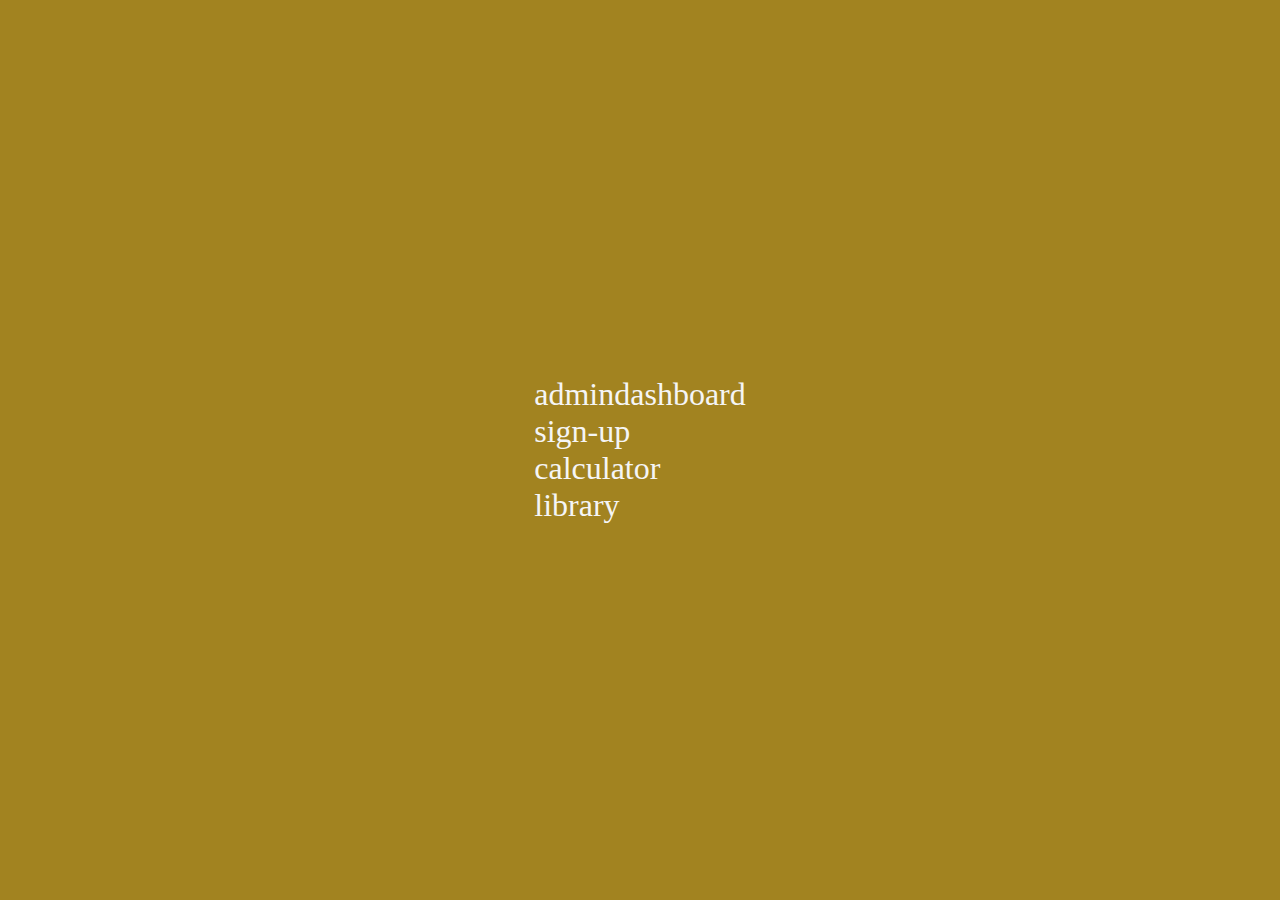
<file: index.html>
<!DOCTYPE html>
<html lang="en">
<head>
    <meta charset="UTF-8">
    <meta http-equiv="X-UA-Compatible" content="IE=edge">
    <meta name="viewport" content="width=device-width, initial-scale=1.0">
    <title>Small-Projects</title>
    <link rel="stylesheet" href="style.css">
</head>
<body>
    <div class="main">
    <div class="links"><a href="./grid-practice/admindashboard/index.html">admindashboard</a>
    <a href="./sign-up/index.html">sign-up</a>
    <a href="./calculator/index.html">calculator</a>
    <a href="./library-project/index.html">library</a>
</div>
        </div>
</body>
</html>
</file>
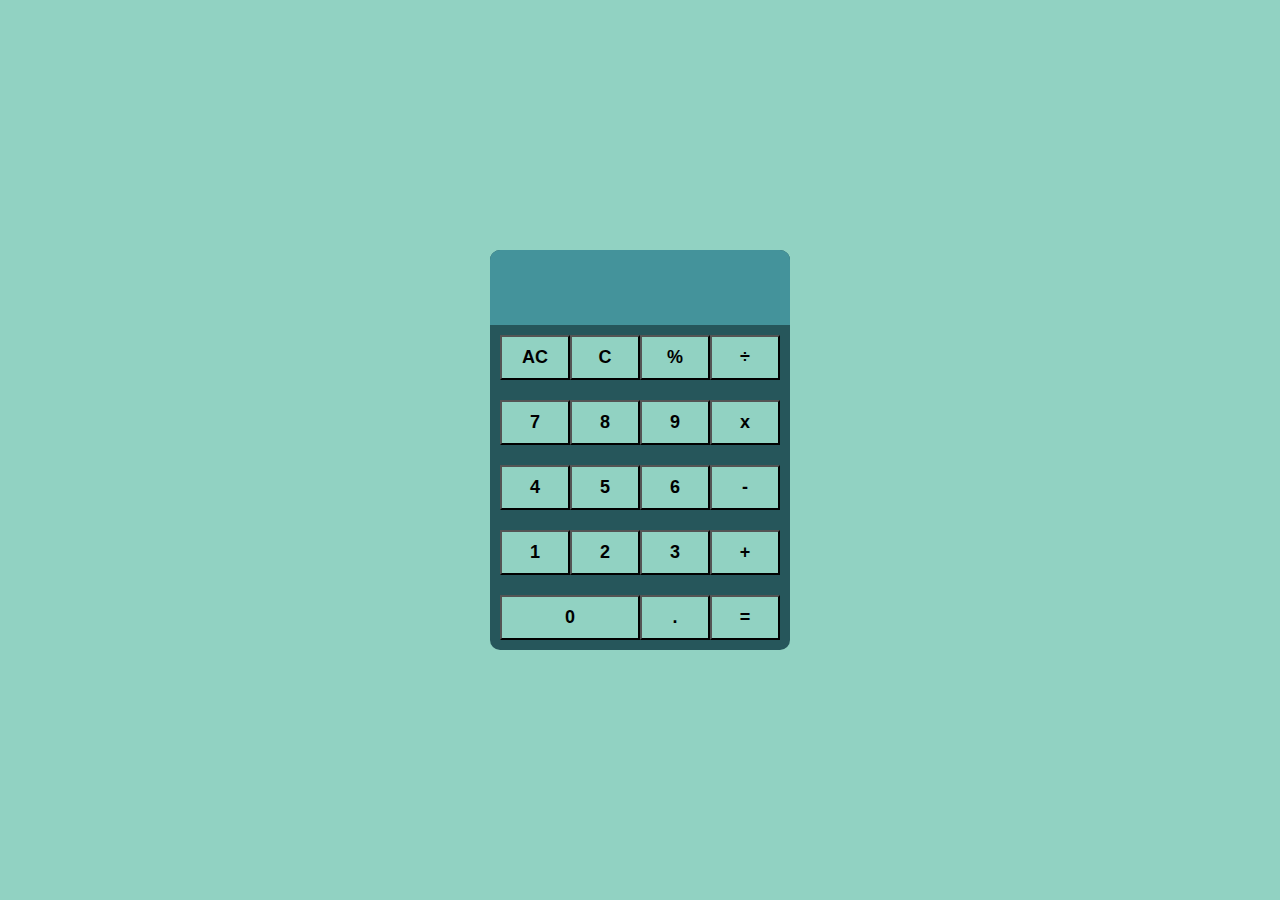
<file: calculator/index.html>
<!DOCTYPE html>
<html lang="en">
<head>
    <meta charset="UTF-8">
    <meta http-equiv="X-UA-Compatible" content="IE=edge">
    <meta name="viewport" content="width=device-width, initial-scale=1.0">
    <link rel="stylesheet" href="style.css">
   
    <title>Calculator</title>
 
</head>
<body>
<!--     <div class="light">
        <div class="light-child"><button class="light-button">Dark</button></div>
    </div> -->
    <div class="calculator-container">
        <!-- Calculator Box-->
    <div class="calculator">
        <!--Screen-->
        <div class="calculator-screen">
            <div data-display class="display"></div></div>
        <!--Buttons-->
    <div class="buttons_class"><button data-all-clear id="AC">AC</button>
        <button id="+/-" data-clear>C</button>
        <button id="%" data-percentage>%</button>
        <button class="operation" data-operator id="÷">÷</button></div>
    <div class="buttons_class">
        <button data-number class="number" id="7">7</button>
        <button data-number class="number" id="8">8</button>
        <button data-number class="number" id="9">9</button>
        <button data-operator class="operation" id="x">x</button></div>
    <div class="buttons_class">
        <button data-number  class="number" id="4">4</button>
        <button data-number class="number" id="5">5</button>
        <button data-number class="number" id="6">6</button>
        <button data-operator class="operation" id="-">-</button></div>
    <div class="buttons_class">
        <button data-number class="number" id="1">1</button>
        <button data-number class="number" id="2">2</button>
        <button data-number class="number" id="3">3</button>
        <button data-operator class="operation" id="+">+</button></div>
        <div class="buttons_class">
            <button data-number class="number" id="zero">0</button>
            <button data-decimal>.</button>
            <button data-equals class="operation">=</button>
            </div>
        </div>
    </div>
    <script src="script.js"></script></body>
</html>
</file>
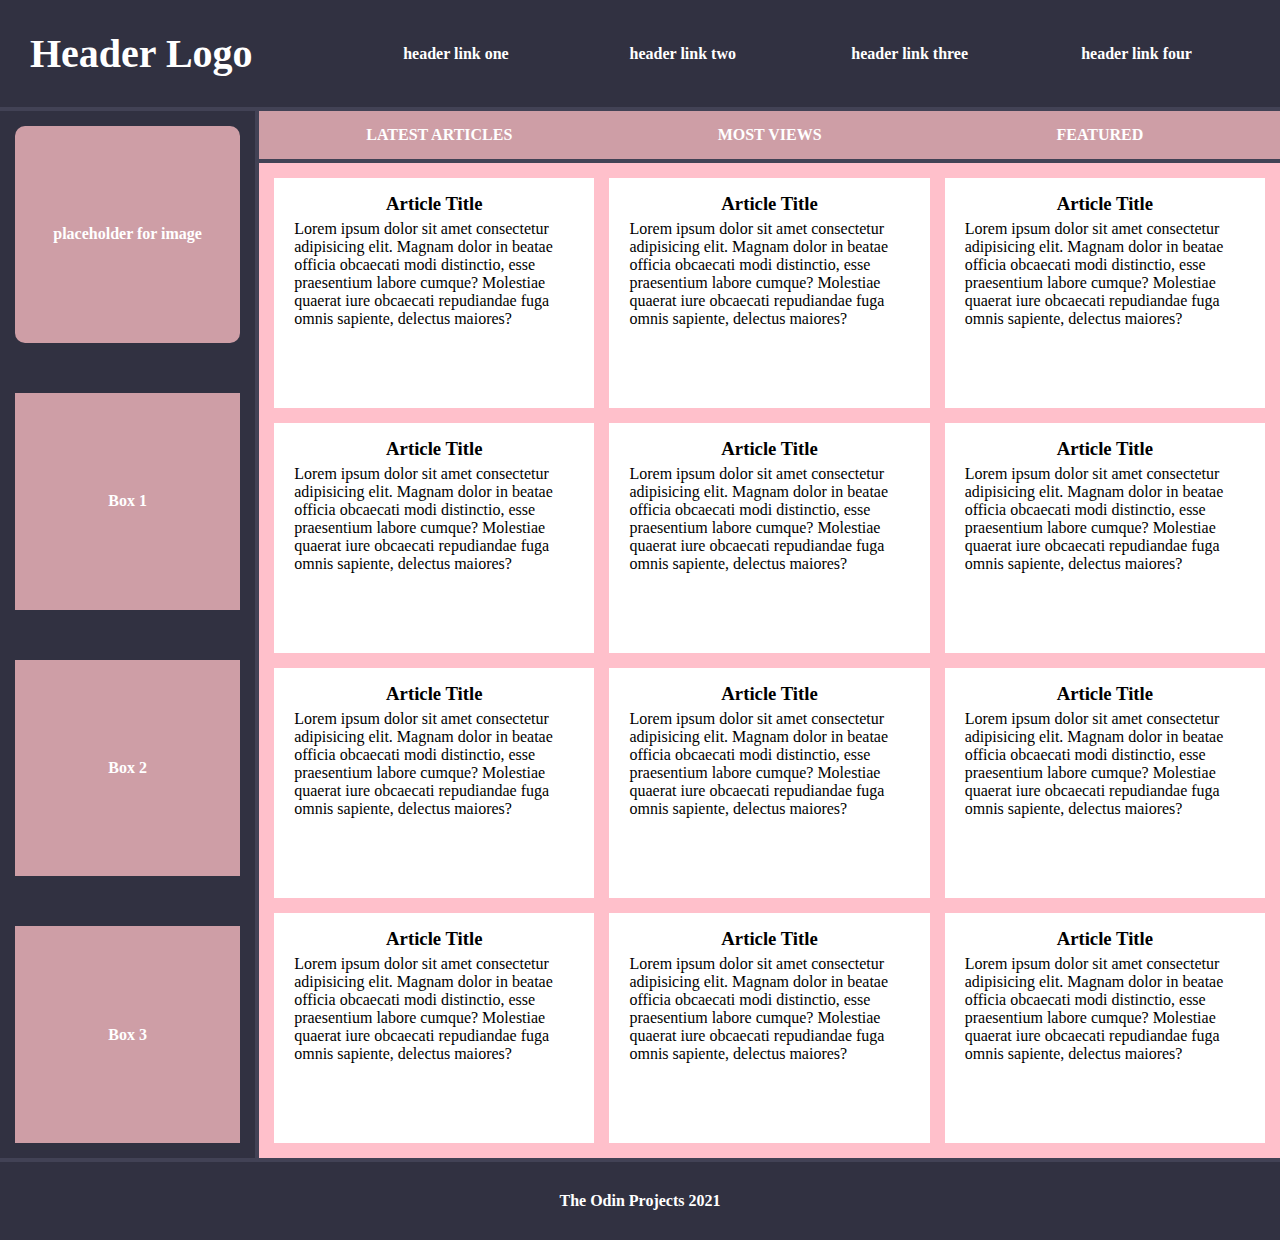
<file: grid-practice/index.html>
<!DOCTYPE html>
<html lang="en">
<head>
    <meta charset="UTF-8">
    <meta http-equiv="X-UA-Compatible" content="IE=edge">
    <meta name="viewport" content="width=device-width, initial-scale=1.0">
    <link rel="stylesheet" href="style.css">
    <title>Document</title>
</head>
<body>
    <div class="main-container">

        
        <div class="header-container">
        <div class="header-logo">Header Logo</div>
       <div class="menu">
         <ul>
           <li>header link one</li>
           <li>header link two</li>
           <li>header link three</li>
           <li>header link four</li>
         </ul>
       </div>
      </div>
        
        <div class="sidebar-container">
           <div class="placeholder">placeholder for image</div>
          <div class="box-1">Box 1</div>
          <div class="box-2">Box 2</div>
          <div class="box-3">Box 3</div>
        </div>
        
        <div class="nav-container">
          <ul>
            <li>Latest Articles</li>
            <li>Most Views</li>
            <li>Featured</li>
          </ul>
        </div>
        
        <div class="articles-container">
          <div class="article"> <h3>Article Title</h3><p>Lorem ipsum dolor sit amet consectetur adipisicing elit. Magnam dolor in beatae officia obcaecati modi distinctio, esse praesentium labore cumque? Molestiae quaerat iure obcaecati repudiandae fuga omnis sapiente, delectus maiores?</p></div> 
        <div class="article"> <h3>Article Title</h3><p>Lorem ipsum dolor sit amet consectetur adipisicing elit. Magnam dolor in beatae officia obcaecati modi distinctio, esse praesentium labore cumque? Molestiae quaerat iure obcaecati repudiandae fuga omnis sapiente, delectus maiores?</p></div>
          <div class="article"> <h3>Article Title</h3><p>Lorem ipsum dolor sit amet consectetur adipisicing elit. Magnam dolor in beatae officia obcaecati modi distinctio, esse praesentium labore cumque? Molestiae quaerat iure obcaecati repudiandae fuga omnis sapiente, delectus maiores?</p></div>
          <div class="article"> <h3>Article Title</h3><p>Lorem ipsum dolor sit amet consectetur adipisicing elit. Magnam dolor in beatae officia obcaecati modi distinctio, esse praesentium labore cumque? Molestiae quaerat iure obcaecati repudiandae fuga omnis sapiente, delectus maiores?</p></div>
          <div class="article"> <h3>Article Title</h3><p>Lorem ipsum dolor sit amet consectetur adipisicing elit. Magnam dolor in beatae officia obcaecati modi distinctio, esse praesentium labore cumque? Molestiae quaerat iure obcaecati repudiandae fuga omnis sapiente, delectus maiores?</p></div>
          <div class="article"> <h3>Article Title</h3><p>Lorem ipsum dolor sit amet consectetur adipisicing elit. Magnam dolor in beatae officia obcaecati modi distinctio, esse praesentium labore cumque? Molestiae quaerat iure obcaecati repudiandae fuga omnis sapiente, delectus maiores?</p></div>
          <div class="article"> <h3>Article Title</h3><p>Lorem ipsum dolor sit amet consectetur adipisicing elit. Magnam dolor in beatae officia obcaecati modi distinctio, esse praesentium labore cumque? Molestiae quaerat iure obcaecati repudiandae fuga omnis sapiente, delectus maiores?</p></div>
          <div class="article"> <h3>Article Title</h3><p>Lorem ipsum dolor sit amet consectetur adipisicing elit. Magnam dolor in beatae officia obcaecati modi distinctio, esse praesentium labore cumque? Molestiae quaerat iure obcaecati repudiandae fuga omnis sapiente, delectus maiores?</p></div>
          <div class="article"> <h3>Article Title</h3><p>Lorem ipsum dolor sit amet consectetur adipisicing elit. Magnam dolor in beatae officia obcaecati modi distinctio, esse praesentium labore cumque? Molestiae quaerat iure obcaecati repudiandae fuga omnis sapiente, delectus maiores?</p></div><div class="article"> <h3>Article Title</h3><p>Lorem ipsum dolor sit amet consectetur adipisicing elit. Magnam dolor in beatae officia obcaecati modi distinctio, esse praesentium labore cumque? Molestiae quaerat iure obcaecati repudiandae fuga omnis sapiente, delectus maiores?</p></div>
          <div class="article"> <h3>Article Title</h3><p>Lorem ipsum dolor sit amet consectetur adipisicing elit. Magnam dolor in beatae officia obcaecati modi distinctio, esse praesentium labore cumque? Molestiae quaerat iure obcaecati repudiandae fuga omnis sapiente, delectus maiores?</p></div>
          <div class="article"> <h3>Article Title</h3><p>Lorem ipsum dolor sit amet consectetur adipisicing elit. Magnam dolor in beatae officia obcaecati modi distinctio, esse praesentium labore cumque? Molestiae quaerat iure obcaecati repudiandae fuga omnis sapiente, delectus maiores?</p></div>
        </div>
          
          
          <div class="footer-container">
            <div>The Odin Projects 2021</div>
          </div>
       
        
      </div>
</body>
</html>
</file>
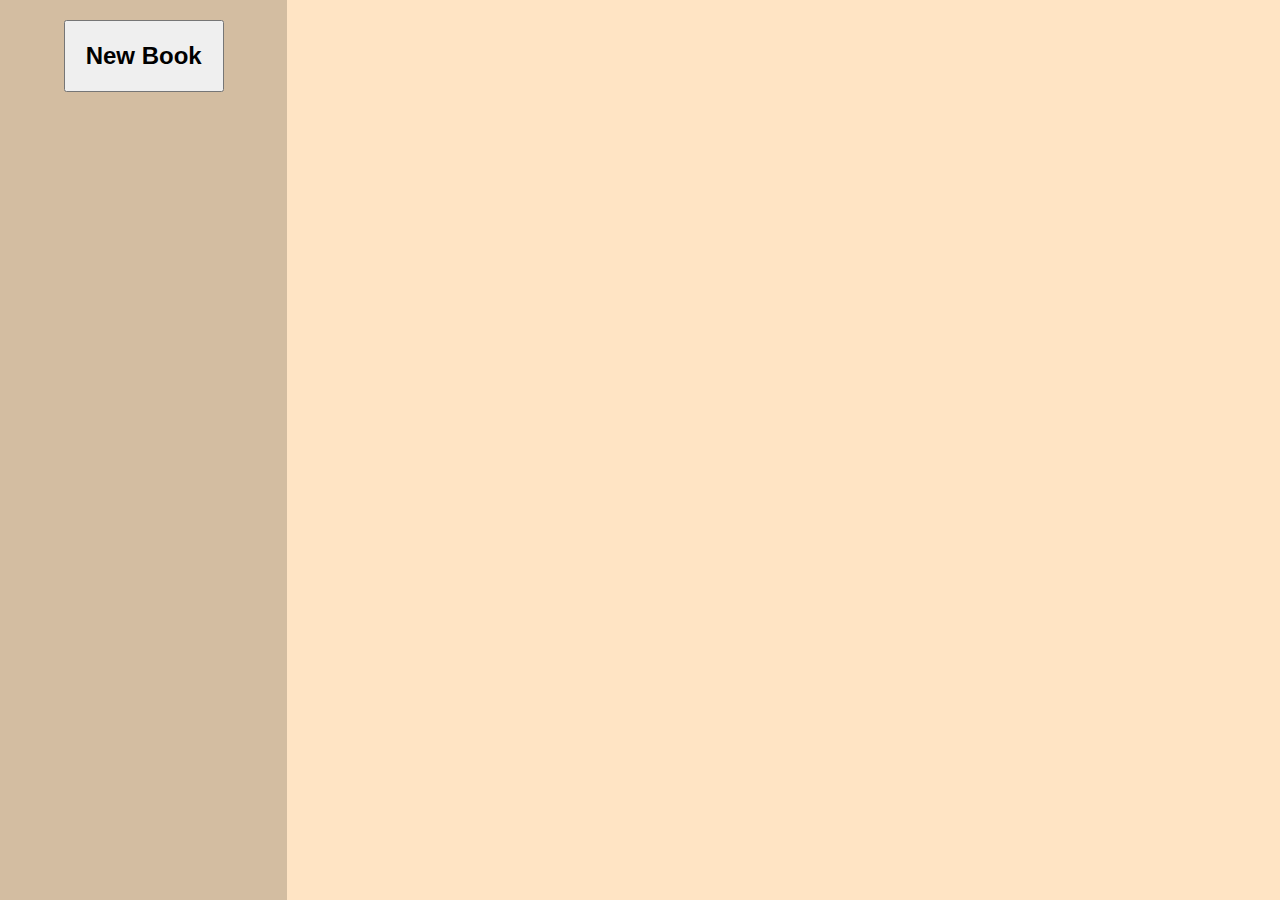
<file: library-project/index.html>
<!DOCTYPE html>
<html lang="en">
<head>
    <meta charset="UTF-8">
    <meta http-equiv="X-UA-Compatible" content="IE=edge">
    <meta name="viewport" content="width=, initial-scale=1.0">
    <link href="style.css" type="text/css" rel="stylesheet">
   
    <title>Document</title>
    
</head>
<body>
    <div class="main">
<!--library book submit form-->
    <div class="container">
        <div class="button-div">
        <button class="button" onclick="formDisplay()">New Book</button>
        </div>
        <div class="form">
            <form action="index.php" method="POST">
                <h1>New Book Form</h1>
                <hr>
                <div class="form-group">
                <div class="inputBox">
                    <label>Book Name</label>
                    <input type="text" name="bookname" id="title" required>
                   
                </div>
                <div class="inputBox">
                    <label>Author Name</label>
                    <input type="text" name="authorname" id="author" required>
                    
                </div>
               
                <div class="inputBox">
                    <label>No. of Pages</label>
                    <input type="text" name="noofpages" id="pages" required>
                   
                </div>
                <div class="inputBox" id="readcheck">
                    <label>Read: </label>
                    <input type="checkbox" name="readstatus" id="read">
                   
                </div>
                <hr>
               <div class="button-div2"> <button type="button" id="submitbut" onclick="displayBooks()">+</button></div>
            </div></form>
        </div>
    <div class="warning"><p>You have reached maximum number of books you can add to the library</p></div>
    </div>
    <div class="content">
        <!-- <div class="book-card">
            <div class="book-card__content">
                <h2 class="book-card__title">The Alchemist</h2>
                <p class="book-card__author">Paulo Coelho</p>
                <p class="book-card__pages">200</p>
                <p class="book-card__read" style="color: black">Read</p>
                <button class="book-card__button" >Del</button>
            </div> -->
        </div>
        

    </div>

</div>
<script src="script.js"></script>
</body>
</html>
</file>
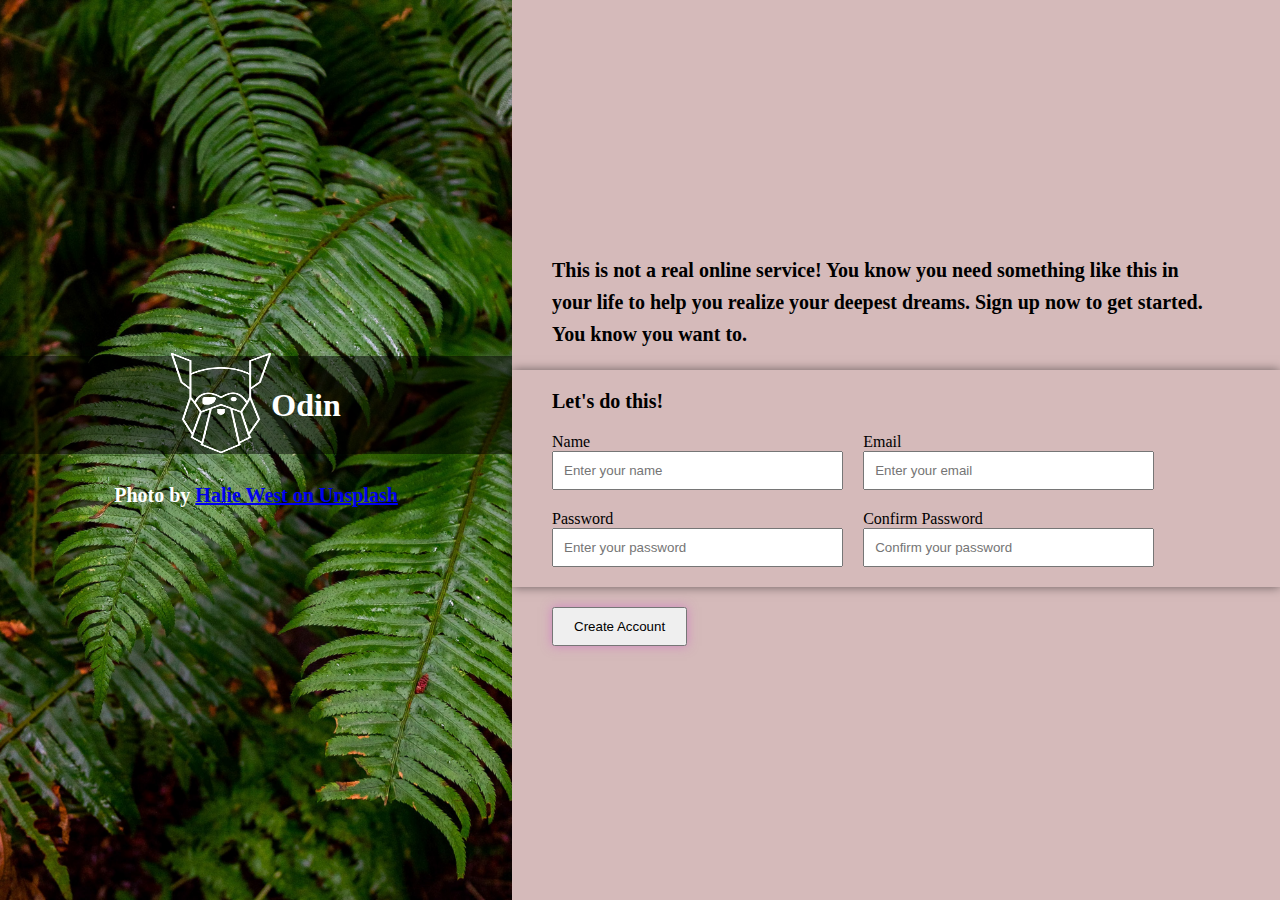
<file: sign-up/index.html>
<!DOCTYPE html>
<html lang="en">
<head>
    <meta charset="UTF-8">
    <meta http-equiv="X-UA-Compatible" content="IE=edge">
    <meta name="viewport" content="width=device-width, initial-scale=1.0">
    <!--link style.css file-->
    <link rel="stylesheet" href="style.css">
    <title>Sign-Up Form</title>
</head>
<body>
    <!--img-->
    <div class="container">
        <div class="left">
     
            <div class="logo">
                <div class="logo-blck"></div>
                <div class="logo-img"><img src="odin-lined.png" alt="logo" width="100" height="100"></div>
                <div class="logo-name"><h1>Odin</h1></div></div>

            <div class="footer">
        <p>Photo by <a href="https://unsplash.com/photos/25xggax4bSA">Halie West on Unsplash</a></p></div>
    </div>
    <!--form-->
    <div class="right">
        <div class="description">
        <p>This is not a real online service! You know you need something like this in your life to help you realize
            your deepest dreams. Sign up now to get started.
        </p>
        <p>You know you want to.</p></div>
        <div class="form">
           
            <form action="index.html" method="post">
                <p>Let's do this!</p>
                 <div class="form-control">
                        <label for="name">Name</label>
                        <input type="text" name="name" id="name" placeholder="Enter your name" required>
                    </div>
                 <div class="form-control">
                        <label for="email">Email</label>
                        <input type="email" name="email" id="email" placeholder="Enter your email" required>
                    </div>
                 <div class="form-control">
                        <label for="password">Password</label>
                        <input type="password" name="password" id="password" placeholder="Enter your password" required>
                    </div>
                 <div class="form-control">
                        <label for="password2">Confirm Password</label>
                        <input type="password" name="password2" id="password2" placeholder="Confirm your password" required>
                    </div>
                 </form><div class="button"> <button type="submit">Create Account</button></div> </div> 
    </div>

  



</div>


</body>
</html>
</file>
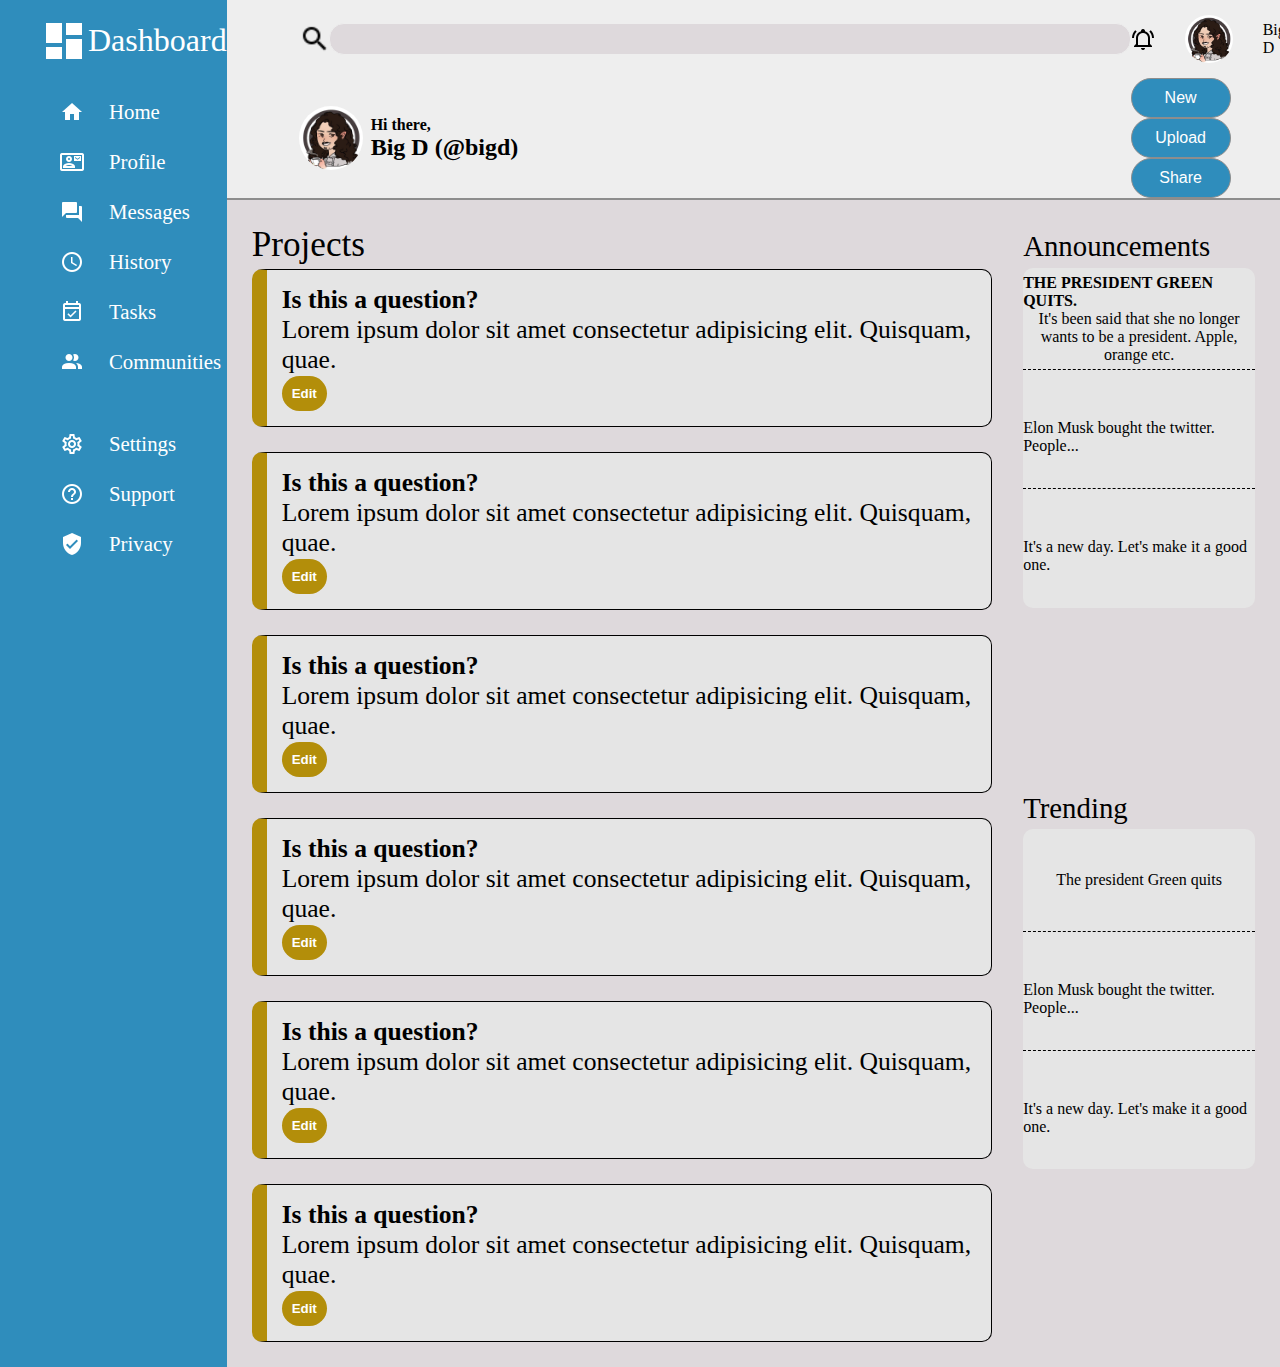
<file: grid-practice/admindashboard/index.html>
<!DOCTYPE html>
<html lang="en">
<head>
    <meta charset="UTF-8">
    <meta http-equiv="X-UA-Compatible" content="IE=edge">
    <meta name="viewport" content="width=device-width, initial-scale=1.0">
    <link rel="stylesheet" href="style.css">
    <title>Admin Panel</title>
</head>
<body>
    <div class="container">
        <div class="topbar">
            <div class="search">
                <img src="icons/magnify (1).png">
           
                <input type="text" name="search" id="searchid">
            </div>
            <div class="profile">
                <img src="icons/bell-ring-outline.png">
                <img class="profile-img" src="icons/facebookpp.jpeg" width="48px" height="48px">
                <p>Big D</p>
            </div>
            <div class="welcome">
                <img src="icons/facebookpp.jpeg" width="64px" height="64px">
                <div class="welcome-text">
                <p class="welcome-message">Hi there,</p>
                <p class="user-name">Big D (@bigd)</p></div>
            </div>
            <div class="topbar-buttons">
                <button>New</button>
                <button>Upload</button>
                <button>Share</button>
            </div>

        </div>
        <div class="sidepanel">
            <div class="logo"><img src="icons/view-dashboard.png"><p>Dashboard</p></div>
            <ul class="side-1">
                
                <li><img src="icons/home.png"><p>Home</p></li>
                <li><img src="icons/card-account-mail-outline.png"><p> Profile</p></li>
                <li><img src="icons/forum.png"><p>Messages</p></li>
                <li><img src="icons/clock-outline.png"><p>History</p></li>
                <li><img src="icons/calendar-check-outline.png"><p>Tasks</p></li>
                <li><img src="icons/account-multiple.png"><p>Communities</p></li>
            </ul>
            <ul class="side-2">
                <li><img src="icons/cog-outline.png"><p>Settings</p></li>
                <li><img src="icons/help-circle-outline.png"><p>Support</p></li>
                <li><img src="icons/shield-check.png"><p>Privacy</p></li>
            </ul>
        </div>
        <div class="content">
            <!--2fr part--> 
           
            <div class="projects">
             
              
            <p class="p1">Projects</p>
            <div class="project">
                <div class="project-text">
                    <p class="p3q bold">Is this a question?</p>
                    <p class="p3t">Lorem ipsum dolor sit amet consectetur adipisicing elit. Quisquam, quae.</p>
                </div>    
                <div class="project-buttons">
                    <button>Edit</button>
                </div>
            </div>
          

            <div class="project">
                <div class="project-text">
                    <p class="p3q bold">Is this a question?</p>
                    <p class="p3t">Lorem ipsum dolor sit amet consectetur adipisicing elit. Quisquam, quae.</p>
                </div>    
                <div class="project-buttons">
                    <button>Edit</button>
                </div>
            </div>

            <div class="project">
                <div class="project-text">
                    <p class="p3q bold">Is this a question?</p>
                    <p class="p3t">Lorem ipsum dolor sit amet consectetur adipisicing elit. Quisquam, quae.</p>
                </div>    
                <div class="project-buttons">
                    <button>Edit</button>
                </div>
            </div>
          

            <div class="project">
                <div class="project-text">
                    <p class="p3q bold">Is this a question?</p>
                    <p class="p3t">Lorem ipsum dolor sit amet consectetur adipisicing elit. Quisquam, quae.</p>
                </div>    
                <div class="project-buttons">
                    <button>Edit</button>
                </div>
            </div>
           
            <div class="project">
                <div class="project-text">
                    <p class="p3q bold">Is this a question?</p>
                    <p class="p3t">Lorem ipsum dolor sit amet consectetur adipisicing elit. Quisquam, quae.</p>
                </div>    
                <div class="project-buttons">
                    <button>Edit</button>
                </div>
            </div>
            <div class="project">
                <div class="project-text">
                    <p class="p3q bold">Is this a question?</p>
                    <p class="p3t">Lorem ipsum dolor sit amet consectetur adipisicing elit. Quisquam, quae.</p>
                </div>    
                <div class="project-buttons">
                    <button>Edit</button>
                </div>
            </div>
           
            </div>
            <!--1fr part-->  
            <div class="content-right">
               <div class="top"><p class="p2">Announcements</p> <div class="block">
                <div class="news ntop"><p class="bold tall">The president Green quits.<br></p>
                    <p class="center">It's been said that she no longer wants to be a president. Apple, orange etc.</p>
                </div>
                <div class="news nmid">Elon Musk bought the twitter. People...
                
                </div>
                <div class="news">It's a new day. Let's make it a good one.
             
                </div>


               </div></div>
            <!--top-->
               

        <!--bottom--> <div class="bottom"><p class="p2">Trending</p> <div class="block">
             <div class="news ntop">The president Green quits
              
                </div>
                <div class="news nmid">Elon Musk bought the twitter. People...
                
                </div>
                <div class="news">It's a new day. Let's make it a good one.
             
                </div>
        </div></div>
                                                   
    </div></div>
</body>
</html>
</file>
<file: style.css>
*{
    margin: 0;
    padding: 0;
}
.main{
    display: flex;
    justify-content: center;
    align-items: center;
    height: 100vh;
    background-color: rgb(162, 131, 32);

    text-align: left;
}
a{
    text-decoration: none;
    color: whitesmoke;
    font-size: 2rem;

}
.links{
    display: flex;
    flex-direction: column;
}
a:hover{
    color: rgb(255, 255, 255);
    font-size: 2.5rem;
    transition: 0.5s;
    cursor: pointer;
}
</file>
<file: calculator/style.css>
*{
    padding: 0;
    margin: 0;
    box-sizing: border-box;
}
.calculator-container{
    display: flex;
    justify-content: center;
  
    align-items: center;
   height: 100vh;
   background-color: rgb(145, 210, 194);
}
.calculator{

    width: 300px;
    height: 400px;
    background-color: rgb(38, 86, 91);
    border-radius: 10px;
    display: flex;
    flex-direction: column;
    justify-content: space-between;
}
.calculator-screen{
    background-color: rgb(68, 147, 155);
    height: 100px;
    display: flex;
    justify-content: flex-end;
    border-top-left-radius: 10px;
    border-top-right-radius: 10px;
    align-items: center;
    padding-right: 10px;
    font-size: 2rem;
    color: white;
    font-weight: bolder;
}

.calculator .buttons_class{
    display:flex;
    flex-wrap: wrap;
    justify-content: space-between;
    padding: 10px;
   
  
}
.buttons_class button{
    flex: 1;
    padding: 10px;
    font-weight: bold;
    font-size: large;
    background-color: rgb(145, 210, 194);
}
.buttons_class #zero{
    flex: 2;
padding-left: 22px;
padding-right: 22px;

    
}
.buttons_class button:hover{
    background-color: rgb(68, 147, 155);
    color: white;
    cursor: pointer;
}
.light{
    position: absolute;
    

}
</file>
<file: grid-practice/style.css>
*{
    padding:0;
    margin: 0;
  }

  li{
    list-style:none;
  }


  .main-container{
  display:grid;
  grid-template-columns: 1fr 4fr;
  gap:4px;
  background-color:rgb(66, 66, 85);

    text-align: center;
  }
  .main-container div{
    padding: 15px;

  }
 /*header section */
  .header-container{
    display:grid;
    grid-template-columns: 1fr 3fr;
    background-color:rgb(49, 49, 65);
    grid-column: 1/3;
    font-weight: 900;
    align-items: center;
  }
  .header-logo{
    justify-self: start;
    font-size: 2.5rem;
  } 

  .menu ul{
    display:grid;
   
    grid-template-columns: 1fr 1fr 1fr 1fr;
  
  }/*header section end*/
  
  /*Navbar Start*/
  .nav-container{
    
    background-color:rgb(206, 158, 166);;
 
  }
  .nav-container ul{
    display:grid;
   
    text-transform: uppercase;
    grid-template-columns: repeat(3, 1fr);
  }/*Navbar End*/
/*Sidebar Start*/
  .sidebar-container{
    display:grid;
    gap: 50px;
   
    background-color:rgb(49, 49, 65);
  
    grid-row: 2/4;
  
  }
  .sidebar-container div{
   display: grid;
    align-items: center;

    
    background-color: rgb(206, 158, 166);
   
  }
  .placeholder{
    border-radius: 10px;
  }/*Sidebar end*/

  /*Article section Start*/
  .articles-container{
    display:grid;
    background-color:pink;
    grid-template-columns: repeat(auto-fit, minmax(250px, 1fr));

    gap: 15px;
  align-content: space-around;
 

  }
  .articles-container div{
    background-color: white;

  height: 200px;
  }
  .articles-container p{
    text-align: left;
    padding: 5px;
  }
  /*Article section END*/


  .footer-container{
    background-color:rgb(49, 49, 65);
    grid-column: 1/3;
  }
  .footer-container, .header-container, .sidebar-container, .nav-container{
    color: white;
    font-weight: bold;
  }
</file>
<file: library-project/style.css>
*{
    margin: 0;
    padding: 0;
    box-sizing: border-box;
    font-family: 'Poppins', sans-serif;
}
.main{
    display: flex;
}
.container{
    width: 374px;
    background-color: rgb(211, 189, 161);
    height: 100vh;
    padding-top: 20px;
}
.warning{
    display: none;
    color:red;
    font-size: 20px;
    font-weight: bold;
    text-align: center;
    margin-top: 20px;
}
.button-div button{
    padding: 20px;
    font-weight: bold;
    font-size: 1.5rem;
}
.button-div{
    display:flex;
    justify-content: center;
}

.container h1{
    text-align: center;
    margin-bottom: 20px;
    padding-top: 15px;
}
input{
    width: 100%;
    padding: 10px;
    border: 1px solid #000;
    border-radius: 5px;
    outline: none;
    
    font-size: xx-large;
    box-sizing: border-box;
}
.container label{
 
  

    padding-left: 5px;

    font-size: 2rem;
}
.form-group{
    margin-top: 20px;
  
}
.submit{
    background-color: #04AA6D;
    color: white;
    padding: 16px 20px;
    margin: 35px 0 0 0;
    border: none;
    cursor: pointer;
    width: 100%;
  
}
.form{
    display: none;
    height: 0px;
    transition: height 300ms cubic-bezier(0.17, 0.04, 0.03, 0.94);
    
    width: 300px;
}
.form button{
    font-size: 4rem;
    padding: 6px 20px;
}
#readcheck{
    display:flex;
    margin-bottom: 2px;
    align-items: center;
}
#readcheck input{
    height: 50px;
}
.button-div2{
    display: flex;
    justify-content: center;
    margin-top: 15px;
   
}
.button-div2 button{
    border: none;
}
.button-div2 button:hover{
    background-color: rgb(108, 198, 168);
    border: 5px outset rgb(104, 163, 148);
    color: white;
}
.content{
    display: grid;
    grid-template-columns: repeat(3, 1fr);
    grid-gap: 20px;
    padding: 20px;
  grid-auto-rows: max-content;
  background-color: bisque;
  width: 100vw;
}
.book-card{
   
   width: 348px;
    height: 124px;
  background-color: rgb(108, 198, 168);
    border: 5px outset rgb(104, 163, 148);
   
    color: white;
    display: flex;
    justify-content: center;
    align-items: center;
    text-align: center;
}
.book-card button{
    padding: 5px;
    text-transform: uppercase;
    border: none;
}
.book-card button:hover{
    background-color: rgb(104, 163, 148);
    color: white;
    cursor: pointer;
    font-weight: bolder;
}
</file>
<file: sign-up/style.css>
html{
    box-sizing: border-box;
}
*{
 box-sizing: border-box;
 margin: 0;
    padding: 0;
}
body{
    background-color: #d5baba;
 
}
.container{
  display: flex;
    height: 100vh;
} /* LEFT PORTION OF THE PAGE */
.left{
   width: 40vw;

    display: flex;
    flex-direction: column;
    justify-content: center;
    background-image: url("halie.jpg");
    background-size: cover;
    background-position: center;
    background-repeat: no-repeat;;
}
.logo{/* center this block*/
   
    width: 100%;
    display: flex;
    justify-content: center;
    align-items: center;
    height: 10vh;
    margin-bottom: 0px;
    position: relative;
    color: white;
}
.logo-img, .logo-name{
    z-index: 1;
}

.logo-blck{
    /*black background for logo to make it more readeble*/
    background-color: black;
   position: absolute;
    width: 100%;
    height: 108%;
    z-index: 0;
    opacity: 0.5;
}
.footer{
    
    width: 100%;
    display: flex;
    justify-content: center;
    align-items: center;
    height: 10vh;
    margin-top: 0px;
    position: relative;
    color: white;

  

}
.footer p{
    font-size: 20px;
    font-weight: 600;
    color: rgb(255, 255, 255);
}

/* RIGHT PORTION OF THE PAGE */
.right{
    width: 60vw;
   display: flex;
    flex-direction: column;
    justify-content:center;

}
.form{
    display: block;

}
form{
    width: 100%;
   
   box-shadow: 0 0 10px 0 rgba(0,0,0,0.5);
    display: flex;
  flex-flow: row wrap;
  gap: 20px;
  padding-top: 20px;
  padding-bottom: 20px;
padding-left: 40px;
}
.form-control{
    display: flex;
    flex-flow: column wrap;
    width: 40%;
}
input{
padding: 10px;
}
form p{
    width: 100%;
    font-size: 20px;
    font-weight: 600;
    color: #000;
}
.description{
    width: 90%;
    font-weight: 600;
    font-size: 20px;
    line-height: 2rem;
    padding-left: 40px;
    padding-bottom: 20px;
    
}
.button{
    padding-top: 20px;
    padding-left: 40px;
}
button{
    padding: 10px 20px;
    box-shadow: 0 0 10px 0 rgba(204, 83, 198, 0.5);
}
</file>
<file: grid-practice/admindashboard/style.css>
*{
    padding: 0;
    margin: 0;
}
.bold{
    font-weight: bold;
}
.tall{
    text-transform: uppercase;
}
.center{
    text-align: center;
}
.container{
display: grid;
grid-template-columns: 1fr 5fr;
grid-template-rows: 200px auto;
height: 100vh;
}

/*SIDEPANEL CSS START*/
.sidepanel{
grid-row: 1/4;
background-color: rgb(47, 141, 188);
color: white;
display: grid;
grid-template-rows: 100px 300px 150px;
text-align: left;
align-content:stretch;
padding-left: 40px;

}
li{
    font-size: 1.3rem;
    list-style: none;
}
li:hover{
    text-decoration: underline;
    cursor: pointer;

}
.logo{
    grid-row: 1;
    padding-top: 17px;
    font-size: 2rem;
    display: grid;
    grid-template-columns: 1fr 1fr 1fr;
    grid-template-rows: 1fr 1fr 1fr;
}.logo p{
    padding-top: 5px;
   
}
.side-1{
    grid-row: 2;
    display: grid;
    width: 80%;
    margin-left: 15px;
    
    grid-template-rows: repeat(6, 1fr);

}
.side-1 li, .side-2 li{
display: flex;
align-items: flex-start;
padding-left: 5px;
}
.side-1 li p, .side-2 li p{
    padding-left: 25px;
}
.side-2{
    margin-left: 15px;
    margin-top: 2rem;
display: grid;
    grid-template-rows: 50px 50px 50px;
}/*SIDEPANEL CSS END*/




/*TOPBAR CSS START*/
.topbar{
    grid-row: 1/2;
    grid-column: 2;
    min-width: 400px;
    background-color: rgb(238, 238, 238);
    display: grid;
    grid-template-columns: 1fr 1fr;
    grid-template-rows: 1fr 1fr;
    
    border-bottom: 2px solid rgb(141, 141, 141);

    align-items: center ;

}
.search{
    padding-left: 72px;
   grid-row: 1;
   display: grid;
   grid-template-columns: 30px 1fr;
}
.search input{
    width: 800px;
    height: 30px;
    background-color: rgb(222, 217, 220);
    border: 1px solid rgb(238, 238, 238);
    border-radius: 15px;
}
.search img{
   
   height: 32px;
   width: 32px

}

.welcome{
    padding-left: 72px;
    grid-row: 2;
    grid-column: 1/2;
   
    font-size: 1.5rem;
    font-weight: 600;
    display: grid;
    grid-template-columns: 72px 198px;
    grid-template-rows: 1fr;
}
.welcome p{
    grid-column: 2;
}
.welcome-text{
    align-self: center;
}
.welcome img{
    border-radius: 32px;
}
.welcome-message{
    font-size: 1rem;
}



.profile{
    grid-column: 2;
    grid-row: 1;
    /*  display: grid;
        grid-template-columns: 50px 50px 70px;
        grid-template-rows: 50px;
        align-items: center;
        padding-left: 170px; */

    display: flex;
    justify-content: flex-end;
    align-items: center;
    padding-right: 72px;
   
}
.profile p{
    justify-self: end;
    margin-left:30px;
}
.profile-img{
    border-radius: 32px;
    margin-left:30px;
}






.topbar-buttons{
    grid-row: 2;
    grid-column: 2;
    margin-right: 50px;
    justify-self: end;
}
.topbar-buttons button{
    width: 100px;
    height: 40px;
    border-radius: 25px;
    border: 1px solid rgb(141, 141, 141);
    background-color: rgb(47, 141, 188);
    color: white;
    margin-right: 20px;
    font-size: 1rem;
    font-weight: 500;
}












/*CONTENT CSS START*/
.content{
    grid-row: 2/4;
    grid-column: 2;
    min-width: 400px;
    background-color: rgb(222, 217, 220);
    display: grid;
    grid-template-columns: 3fr 1fr;
    grid-template-rows: auto;
    padding: 25px;
    gap:1rem;
}
.p1{
   grid-column: 1/-1;
   font-size: 2.2rem;
   margin-bottom: -1.3rem;
}
.p2{
    font-size: 1.8rem;
}
.projects{
    grid-column: 1;
    display: grid;
    grid-template-columns: repeat(auto-fit, minmax(410px, 1fr));
    grid-template-rows: auto 1fr 1fr 1fr;
    gap: 25px 15px;
}

.project{

    background-color: rgb(229, 229, 229);
    border-radius: 10px;
    border: 1px solid black;
    border-left: 15px solid rgb(179, 142, 10);
   font-size: 1.6rem;
    display: flex;
    flex-direction: column;
    justify-content: space-between;
    padding: 15px;
}
.project:hover{
    border: 2px solid rgb(134, 107, 8);
    border-left: 15px solid rgb(134, 107, 8);
    
}
.projects p{
    text-align: left;
}
.content-right{
    padding-left: 15px;
    grid-column: 2;
   display: grid;
   grid-template-rows: 1fr 1fr;
  gap: 1rem;
   
}
.block{
    
    background-color: rgb(229, 229, 229);
    border-radius: 10px;
    display: grid;
    grid-template-rows: 1fr 1fr 1fr;
    height: 340px;
    gap: 1rem;
}
.news{

    display: flex;
    flex-direction: column;
    justify-content: center;
    align-items: center;
 
}
.ntop, .nmid{
       
    border-bottom: 1px dashed black
}
button{
    padding: 10px;
    background-color: rgb(179, 142, 10);
    color: white;
    font-weight: bold;
    border: none;
    border-radius: 36px;
}
button:hover{
    background-color: rgb(219, 176, 20);
    font-weight: bolder;
}
.top{
    margin-top:5px;
    grid-row: 1/2;
  
}
.content-right .p2{
    margin-bottom: 0.3rem;
}
</file>
